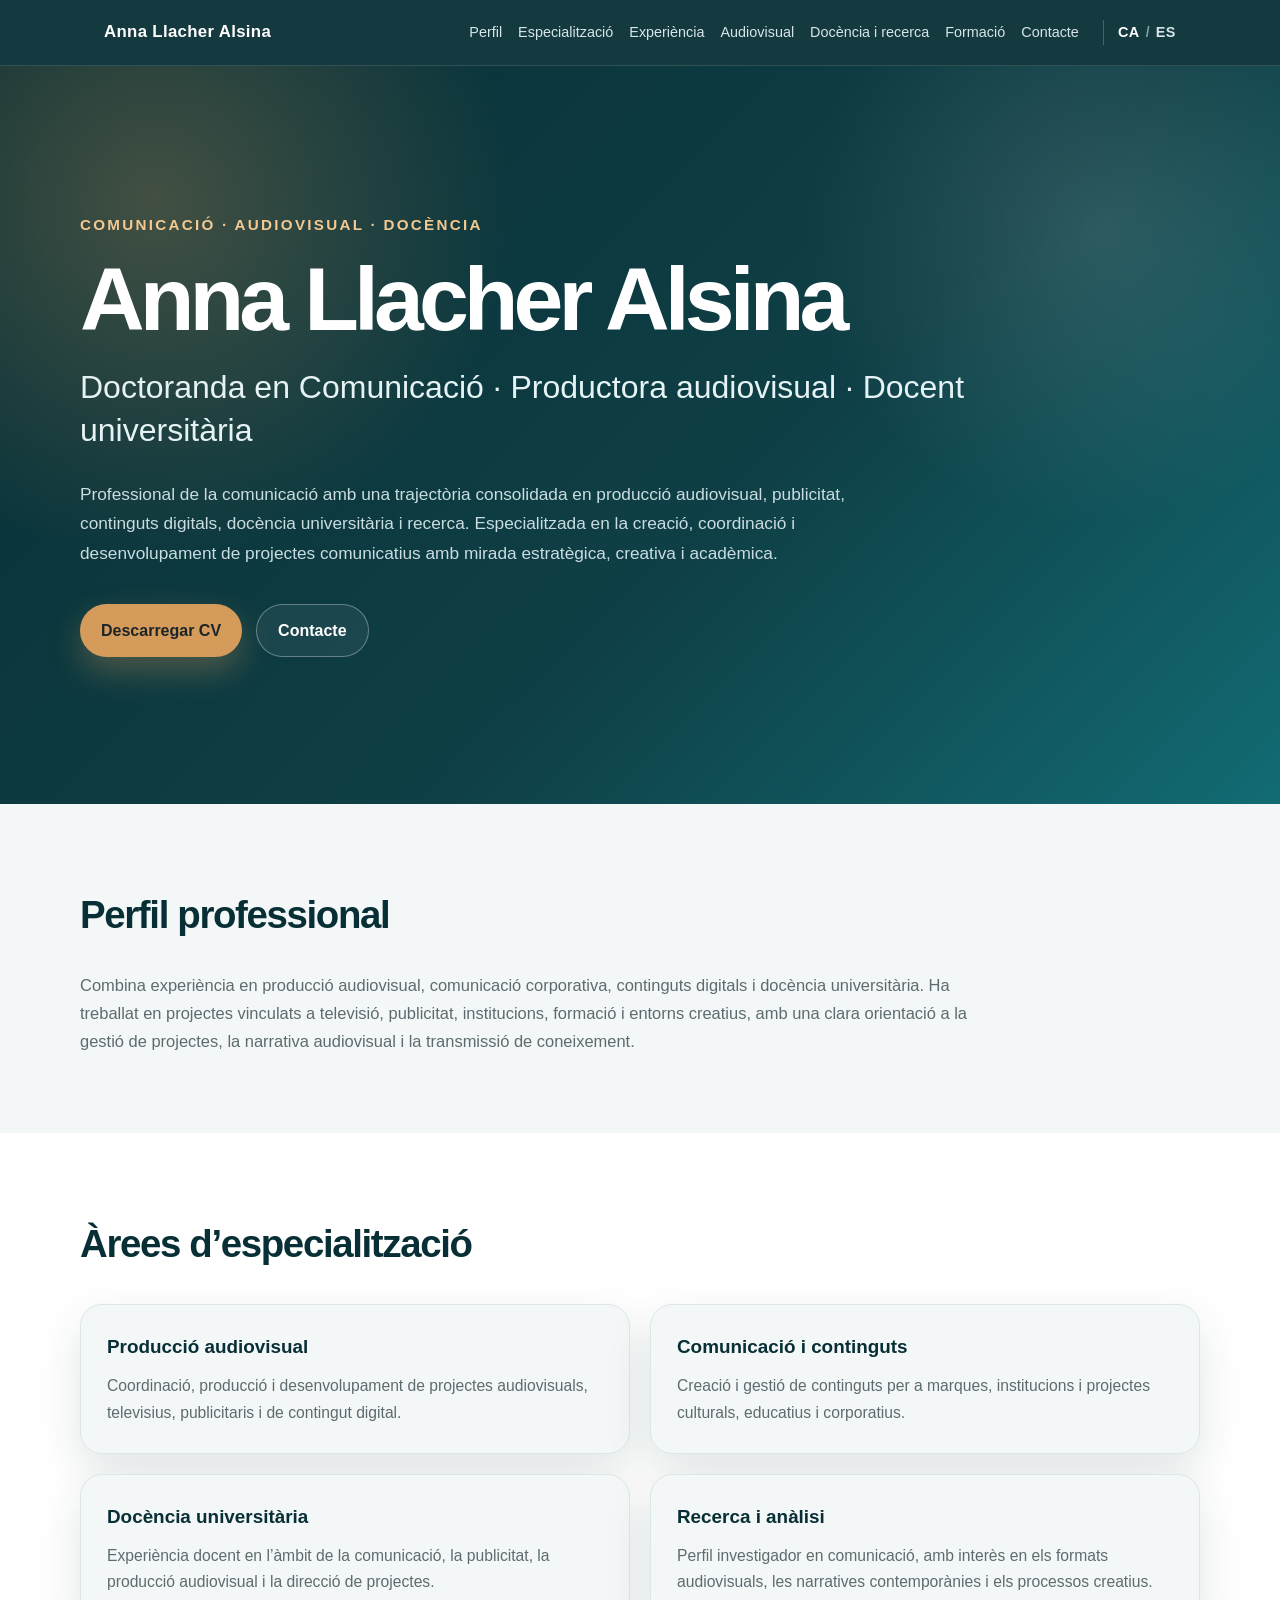
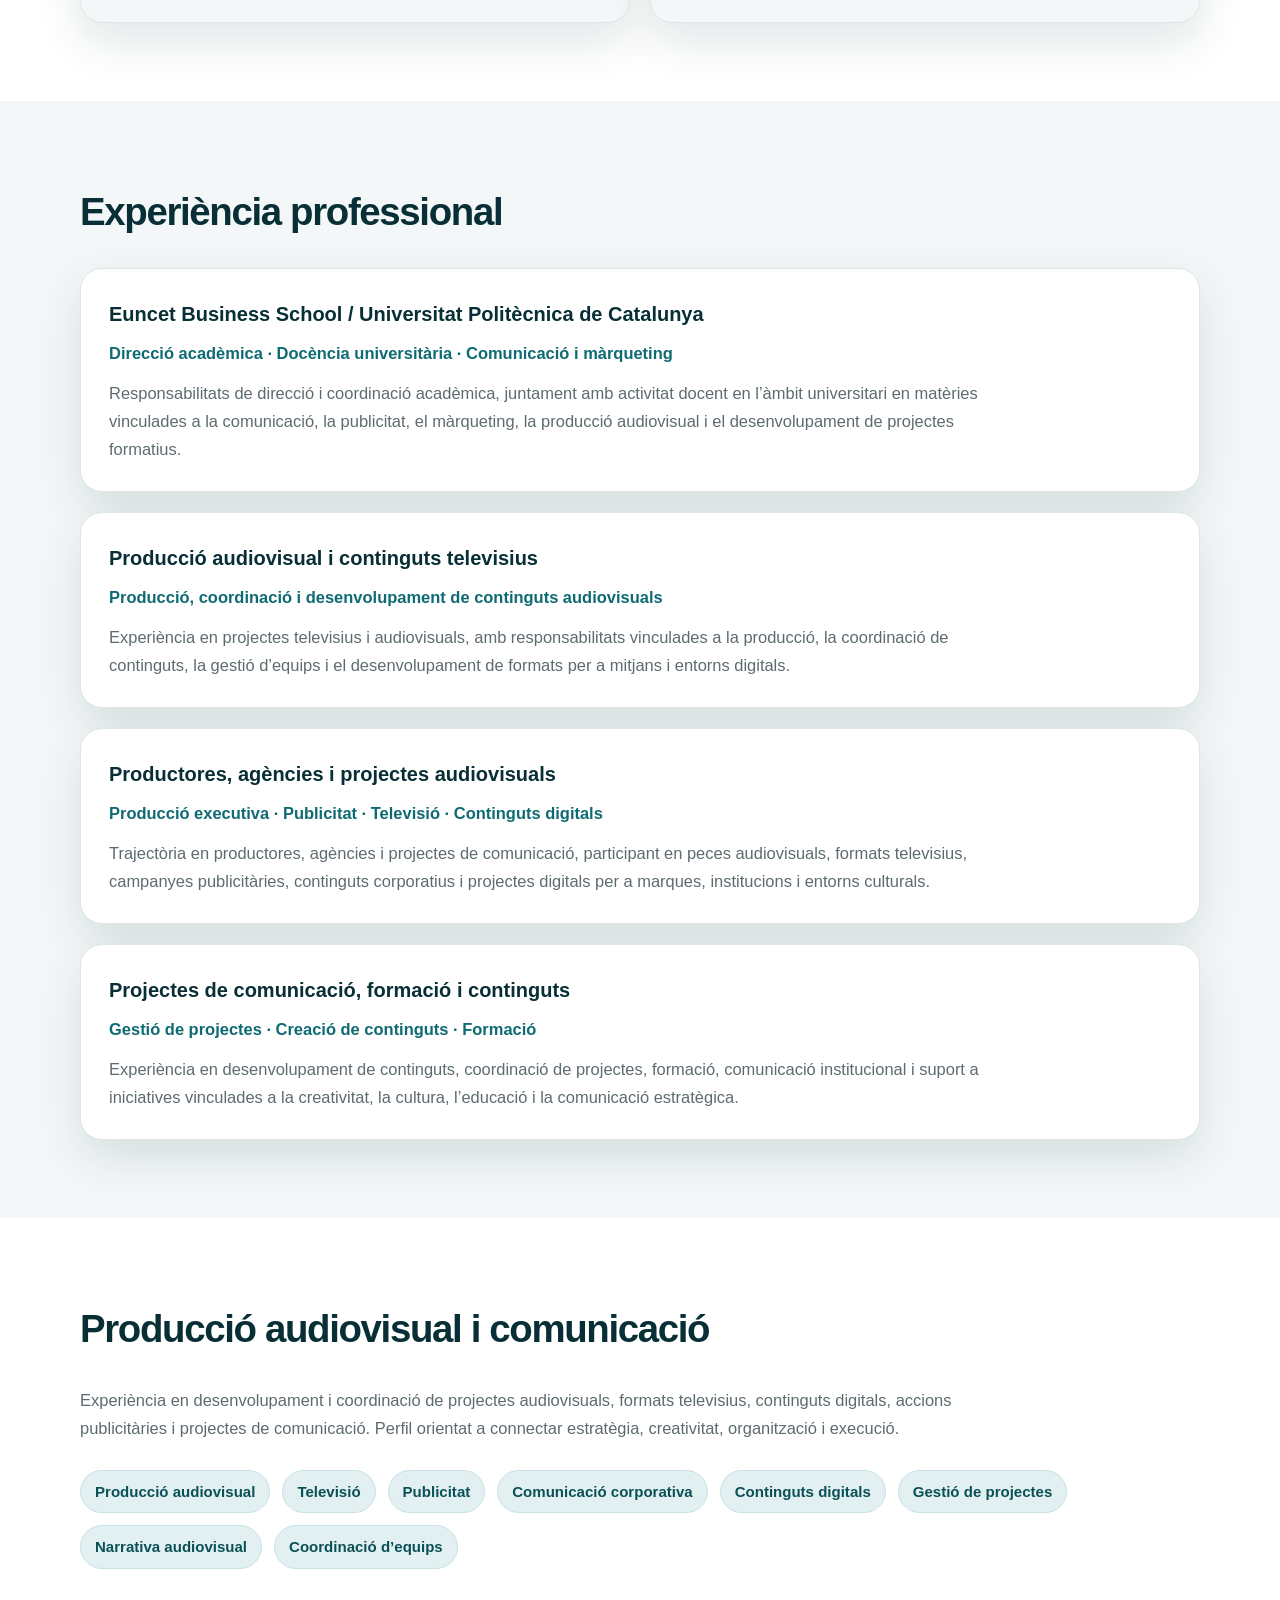
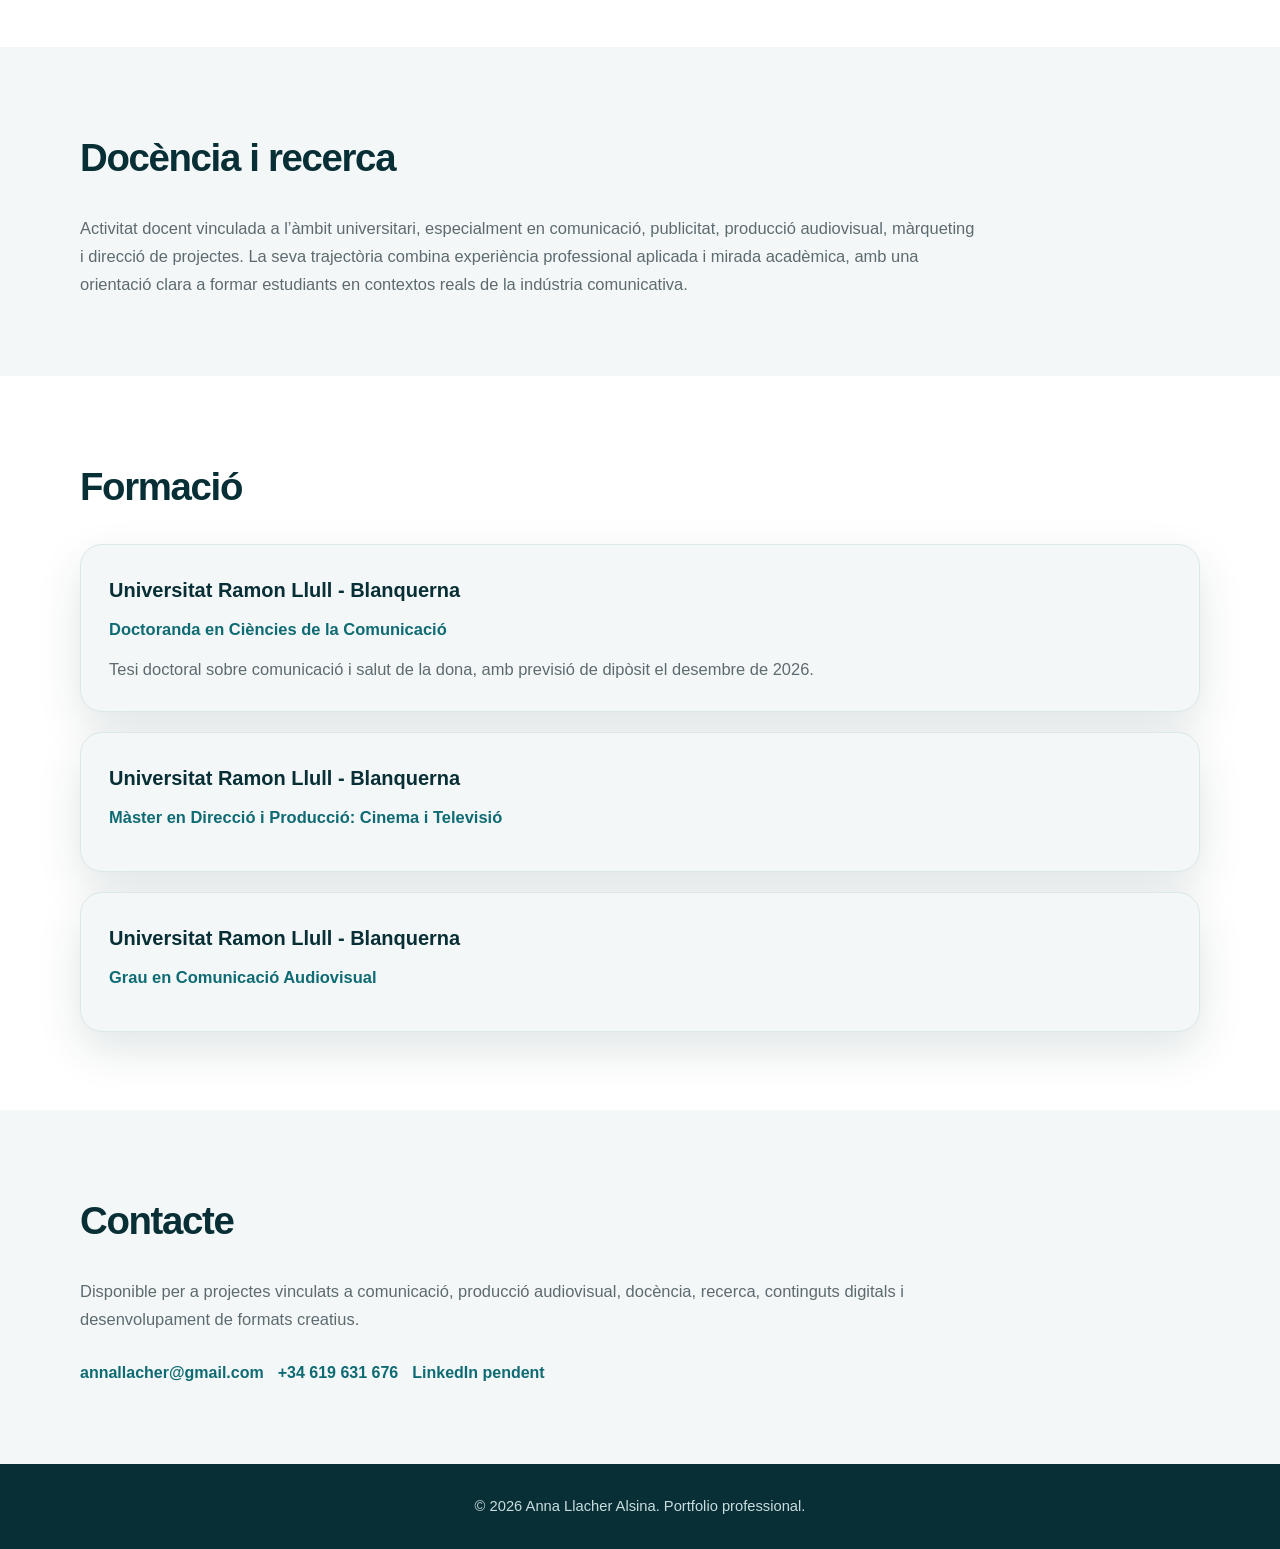
<file: index.html>
<!DOCTYPE html>
<html lang="ca">

<head>
    <meta charset="UTF-8" />
    <meta name="viewport" content="width=device-width, initial-scale=1.0" />

    <title>Anna Llacher Alsina | Comunicació, audiovisual i docència</title>

    <meta name="description"
        content="Portfolio professional d'Anna Llacher Alsina, doctoranda en Comunicació, productora audiovisual, docent universitària i professional de la comunicació." />

    <link rel="stylesheet" href="styles.css" />
</head>

<body>

    <header class="site-header">
        <nav class="navbar">
            <a class="brand" href="#inici">Anna Llacher Alsina</a>

            <div class="nav-links">
                <a href="#perfil">Perfil</a>
                <a href="#especialitzacio">Especialització</a>
                <a href="#experiencia">Experiència</a>
                <a href="#audiovisual">Audiovisual</a>
                <a href="#docencia">Docència i recerca</a>
                <a href="#formacio">Formació</a>
                <a href="#contacte">Contacte</a>

                <div class="language-switcher">
                    <a href="index.html" class="active">CA</a>
                    <span>/</span>
                    <a href="es.html">ES</a>
                </div>
            </div>
        </nav>
    </header>

    <main id="inici">
        <section class="hero">
            <div class="hero-content">
                <p class="eyebrow">Comunicació · Audiovisual · Docència</p>

                <h1>Anna Llacher Alsina</h1>

                <h2>Doctoranda en Comunicació · Productora audiovisual · Docent universitària</h2>

                <p class="hero-text">
                    Professional de la comunicació amb una trajectòria consolidada en producció audiovisual,
                    publicitat, continguts digitals, docència universitària i recerca. Especialitzada en la
                    creació, coordinació i desenvolupament de projectes comunicatius amb mirada estratègica,
                    creativa i acadèmica.
                </p>

                <div class="hero-actions">
                    <a class="btn btn-primary" href="assets/cv/Anna_Llacher_CV_Septiembre2025_CA.pdf" download>
                        Descarregar CV
                    </a>

                    <a class="btn btn-secondary" href="#contacte">
                        Contacte
                    </a>
                </div>
            </div>
        </section>

        <section id="perfil" class="section">
            <div class="container">
                <h2>Perfil professional</h2>

                <p>
                    Combina experiència en producció audiovisual, comunicació corporativa, continguts digitals
                    i docència universitària. Ha treballat en projectes vinculats a televisió, publicitat,
                    institucions, formació i entorns creatius, amb una clara orientació a la gestió de projectes,
                    la narrativa audiovisual i la transmissió de coneixement.
                </p>
            </div>
        </section>

        <section id="especialitzacio" class="section section-alt">
            <div class="container">
                <h2>Àrees d’especialització</h2>

                <div class="grid">
                    <article class="mini-card">
                        <h3>Producció audiovisual</h3>
                        <p>
                            Coordinació, producció i desenvolupament de projectes audiovisuals, televisius,
                            publicitaris i de contingut digital.
                        </p>
                    </article>

                    <article class="mini-card">
                        <h3>Comunicació i continguts</h3>
                        <p>
                            Creació i gestió de continguts per a marques, institucions i projectes culturals,
                            educatius i corporatius.
                        </p>
                    </article>

                    <article class="mini-card">
                        <h3>Docència universitària</h3>
                        <p>
                            Experiència docent en l’àmbit de la comunicació, la publicitat, la producció
                            audiovisual i la direcció de projectes.
                        </p>
                    </article>

                    <article class="mini-card">
                        <h3>Recerca i anàlisi</h3>
                        <p>
                            Perfil investigador en comunicació, amb interès en els formats audiovisuals,
                            les narratives contemporànies i els processos creatius.
                        </p>
                    </article>
                </div>
            </div>
        </section>

        <section id="experiencia" class="section">
            <div class="container">
                <h2>Experiència professional</h2>

                <article class="card">
                    <h3>Euncet Business School / Universitat Politècnica de Catalunya</h3>
                    <p class="card-subtitle">Direcció acadèmica · Docència universitària · Comunicació i màrqueting</p>

                    <p>
                        Responsabilitats de direcció i coordinació acadèmica, juntament amb activitat docent
                        en l’àmbit universitari en matèries vinculades a la comunicació, la publicitat,
                        el màrqueting, la producció audiovisual i el desenvolupament de projectes formatius.
                    </p>
                </article>

                <article class="card">
                    <h3>Producció audiovisual i continguts televisius</h3>
                    <p class="card-subtitle">Producció, coordinació i desenvolupament de continguts audiovisuals</p>

                    <p>
                        Experiència en projectes televisius i audiovisuals, amb responsabilitats vinculades a la
                        producció, la coordinació de continguts, la gestió d’equips i el desenvolupament de formats
                        per a mitjans i entorns digitals.
                    </p>
                </article>

                <article class="card">
                    <h3>Productores, agències i projectes audiovisuals</h3>
                    <p class="card-subtitle">Producció executiva · Publicitat · Televisió · Continguts digitals</p>

                    <p>
                        Trajectòria en productores, agències i projectes de comunicació, participant en peces
                        audiovisuals, formats televisius, campanyes publicitàries, continguts corporatius i projectes
                        digitals per a marques, institucions i entorns culturals.
                    </p>
                </article>

                <article class="card">
                    <h3>Projectes de comunicació, formació i continguts</h3>
                    <p class="card-subtitle">Gestió de projectes · Creació de continguts · Formació</p>

                    <p>
                        Experiència en desenvolupament de continguts, coordinació de projectes, formació,
                        comunicació institucional i suport a iniciatives vinculades a la creativitat, la cultura,
                        l’educació i la comunicació estratègica.
                    </p>
                </article>
            </div>
        </section>

        <section id="audiovisual" class="section section-alt">
            <div class="container">
                <h2>Producció audiovisual i comunicació</h2>

                <p>
                    Experiència en desenvolupament i coordinació de projectes audiovisuals, formats televisius,
                    continguts digitals, accions publicitàries i projectes de comunicació. Perfil orientat a
                    connectar estratègia, creativitat, organització i execució.
                </p>

                <div class="tags">
                    <span>Producció audiovisual</span>
                    <span>Televisió</span>
                    <span>Publicitat</span>
                    <span>Comunicació corporativa</span>
                    <span>Continguts digitals</span>
                    <span>Gestió de projectes</span>
                    <span>Narrativa audiovisual</span>
                    <span>Coordinació d’equips</span>
                </div>
            </div>
        </section>

        <section id="docencia" class="section">
            <div class="container">
                <h2>Docència i recerca</h2>

                <p>
                    Activitat docent vinculada a l’àmbit universitari, especialment en comunicació,
                    publicitat, producció audiovisual, màrqueting i direcció de projectes. La seva
                    trajectòria combina experiència professional aplicada i mirada acadèmica, amb una
                    orientació clara a formar estudiants en contextos reals de la indústria comunicativa.
                </p>
            </div>
        </section>

        <section id="formacio" class="section section-alt">
            <div class="container">
                <h2>Formació</h2>

                <article class="card">
                    <h3>Universitat Ramon Llull - Blanquerna</h3>
                    <p class="card-subtitle">Doctoranda en Ciències de la Comunicació</p>
                    <p>
                        Tesi doctoral sobre comunicació i salut de la dona, amb previsió de dipòsit
                        el desembre de 2026.
                    </p>
                </article>

                <article class="card">
                    <h3>Universitat Ramon Llull - Blanquerna</h3>
                    <p class="card-subtitle">Màster en Direcció i Producció: Cinema i Televisió</p>
                </article>

                <article class="card">
                    <h3>Universitat Ramon Llull - Blanquerna</h3>
                    <p class="card-subtitle">Grau en Comunicació Audiovisual</p>
                </article>
            </div>
        </section>

        <section id="contacte" class="section">
            <div class="container">
                <h2>Contacte</h2>

                <p>
                    Disponible per a projectes vinculats a comunicació, producció audiovisual, docència,
                    recerca, continguts digitals i desenvolupament de formats creatius.
                </p>

                <div class="contact-links">
                    <a href="mailto:annallacher@gmail.com">annallacher@gmail.com</a>
                    <a href="tel:+34619631676">+34 619 631 676</a>
                    <a href="#">LinkedIn pendent</a>
                </div>
            </div>
        </section>
    </main>

    <footer class="site-footer">
        <p>© <span id="current-year"></span> Anna Llacher Alsina. Portfolio professional.</p>
    </footer>

    <script src="script.js"></script>
</body>

</html>
</file>
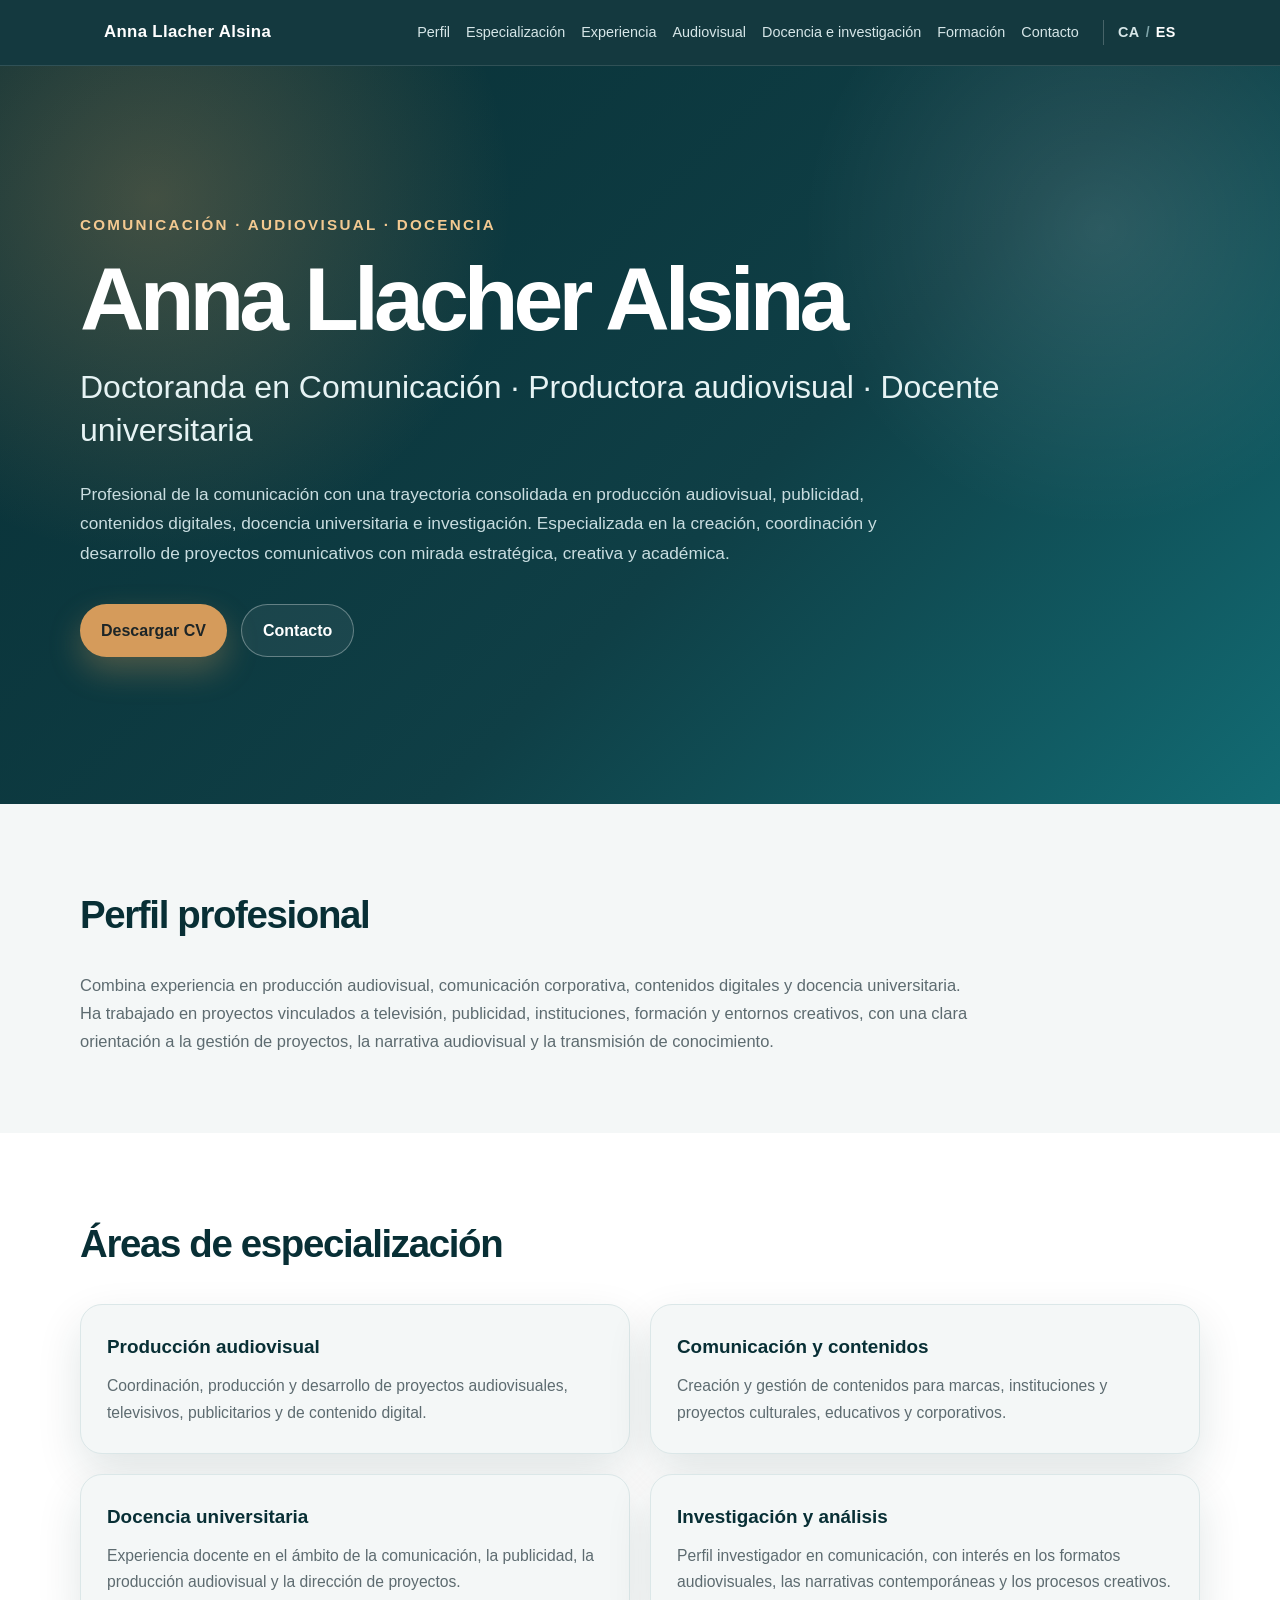
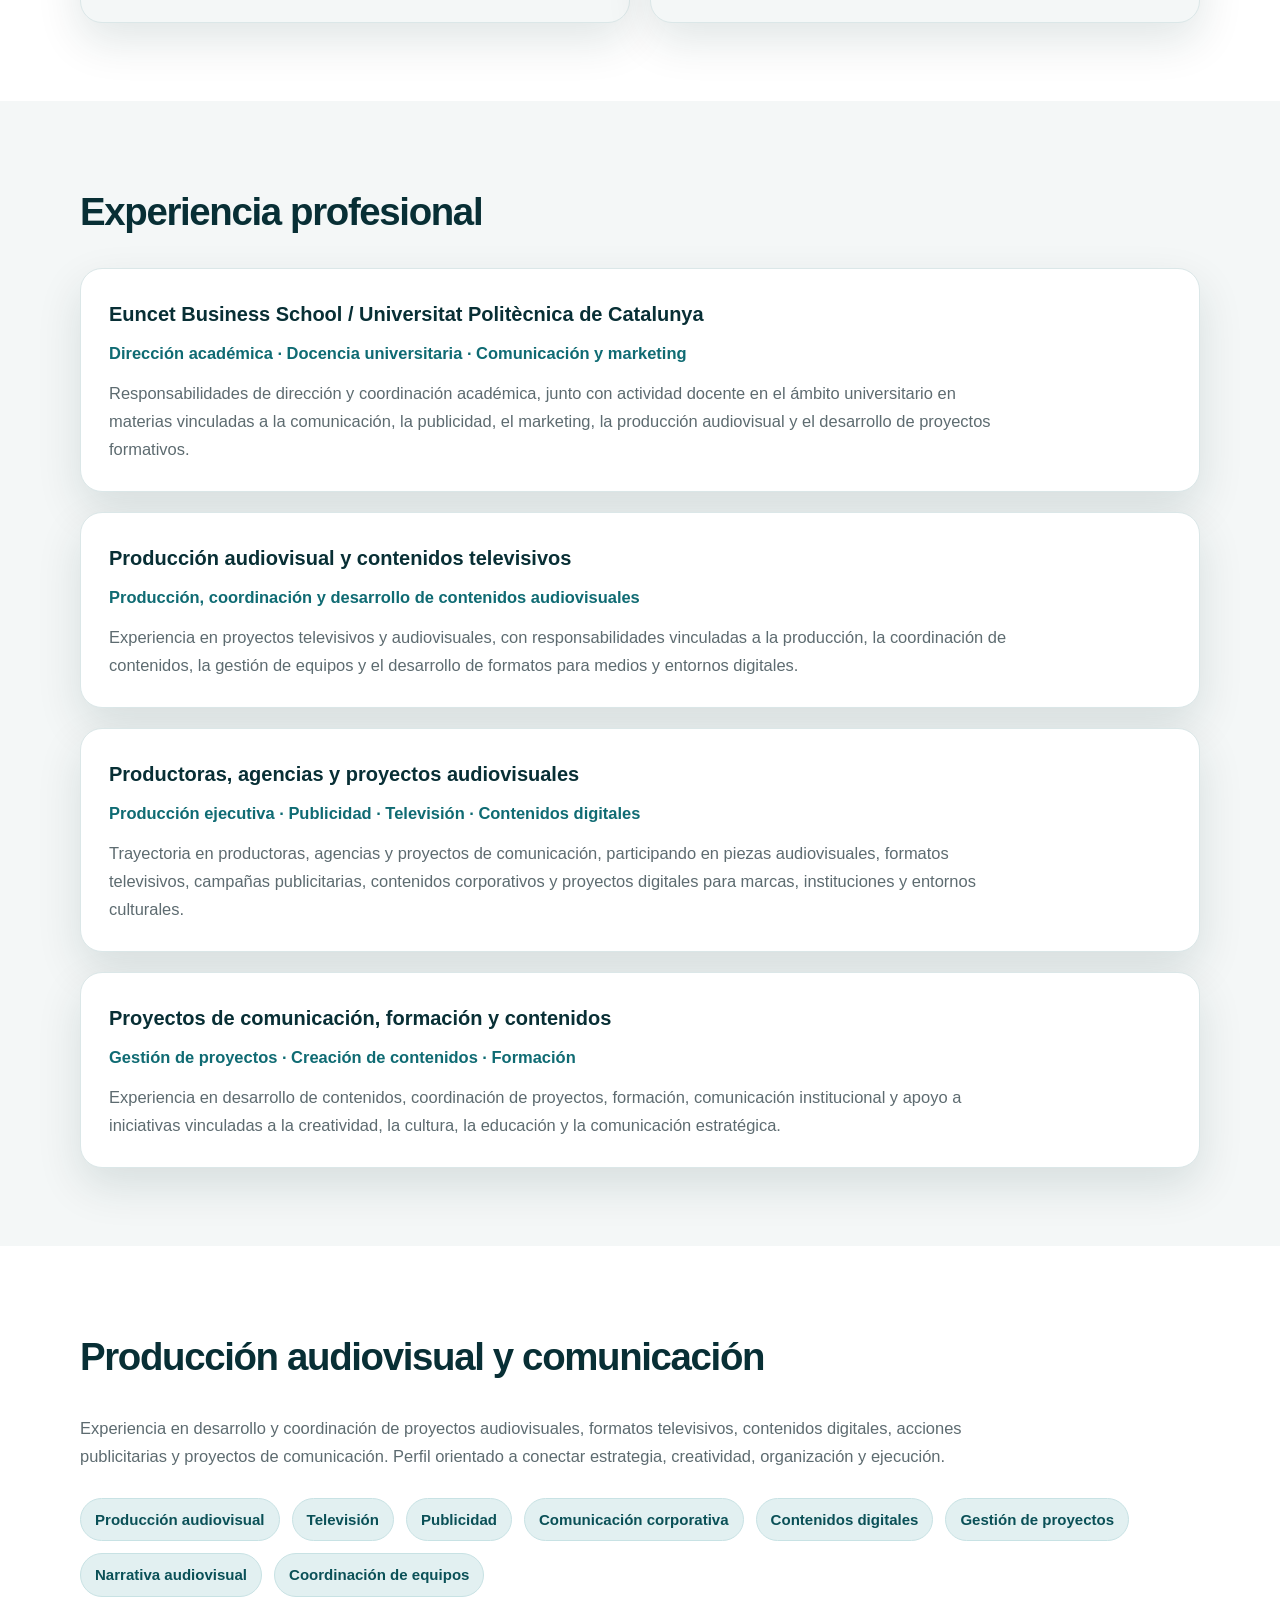
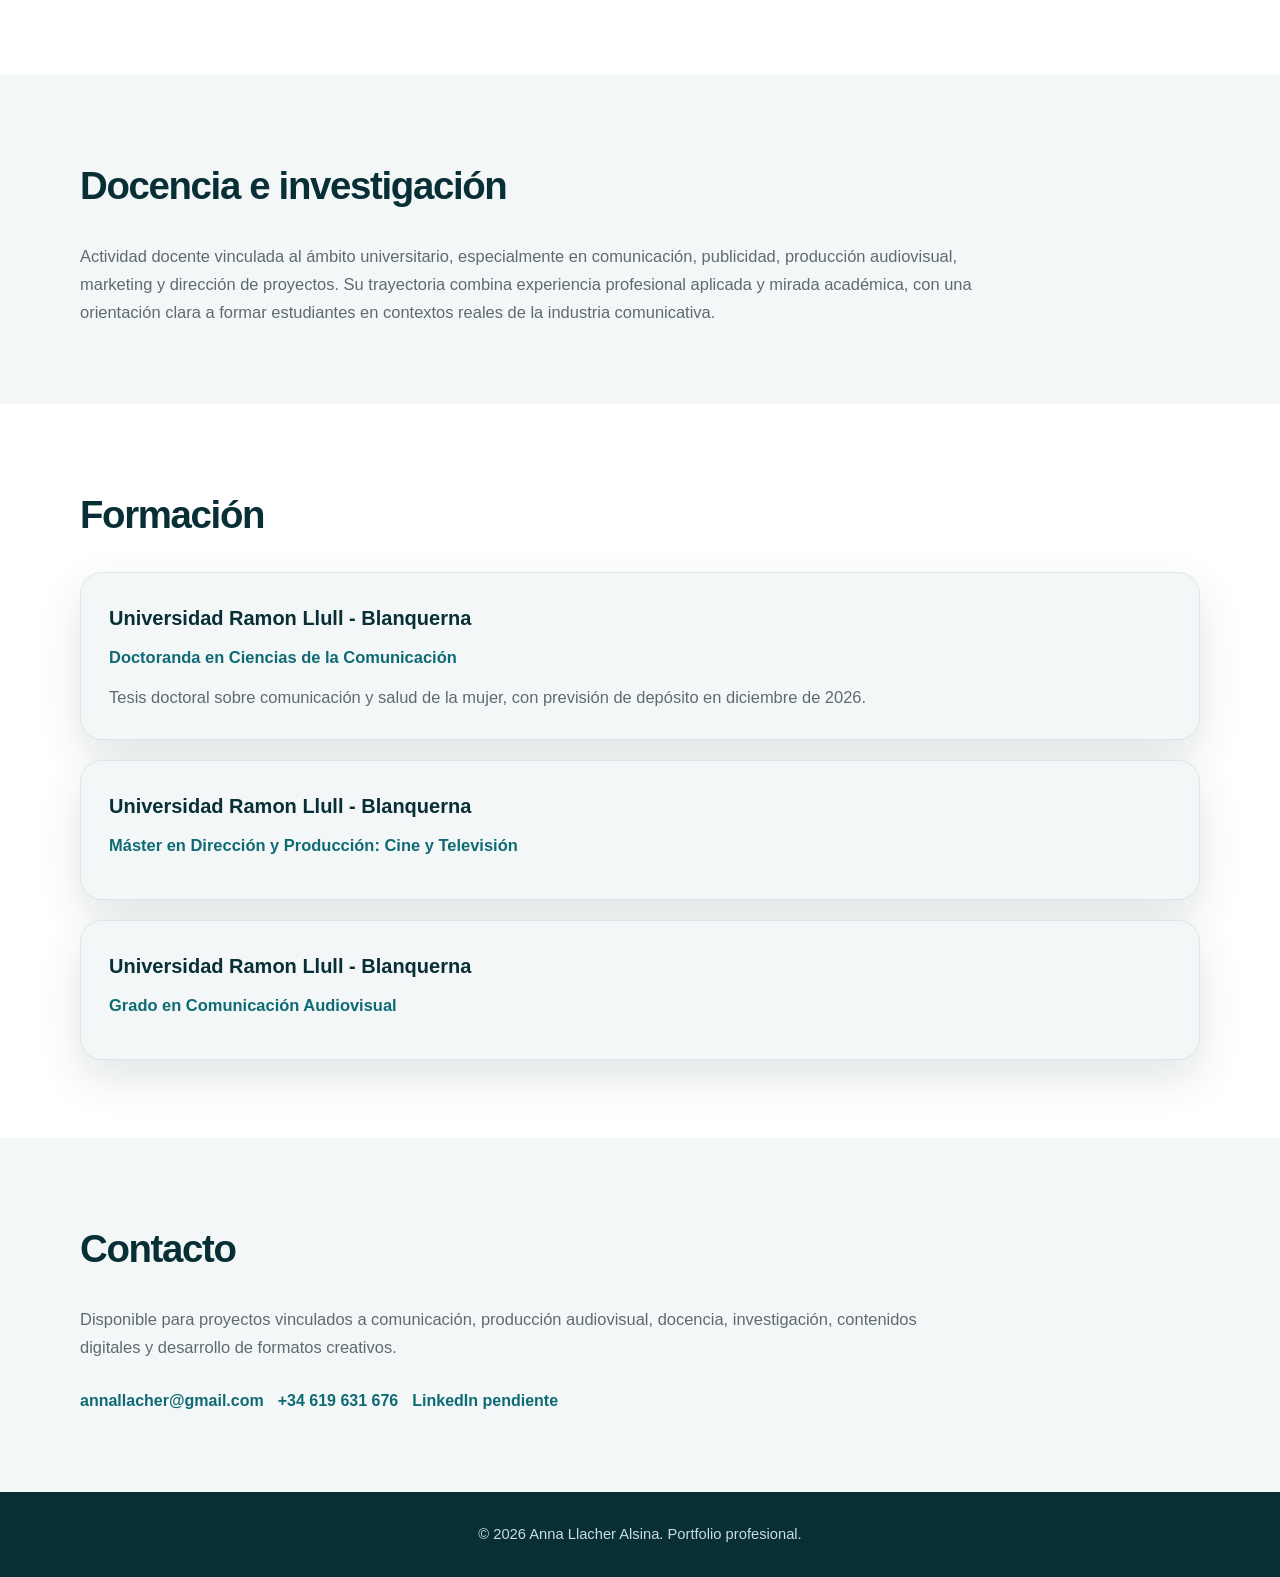
<file: es.html>
<!DOCTYPE html>
<html lang="es">

<head>
    <meta charset="UTF-8" />
    <meta name="viewport" content="width=device-width, initial-scale=1.0" />

    <title>Anna Llacher Alsina | Comunicación, audiovisual y docencia</title>

    <meta name="description"
        content="Portfolio profesional de Anna Llacher Alsina, doctoranda en Comunicación, productora audiovisual, docente universitaria y profesional de la comunicación." />

    <link rel="stylesheet" href="styles.css" />
</head>

<body>

    <header class="site-header">
        <nav class="navbar">
            <a class="brand" href="#inicio">Anna Llacher Alsina</a>

            <div class="nav-links">
                <a href="#perfil">Perfil</a>
                <a href="#especializacion">Especialización</a>
                <a href="#experiencia">Experiencia</a>
                <a href="#audiovisual">Audiovisual</a>
                <a href="#docencia">Docencia e investigación</a>
                <a href="#formacion">Formación</a>
                <a href="#contacto">Contacto</a>

                <div class="language-switcher">
                    <a href="index.html">CA</a>
                    <span>/</span>
                    <a href="es.html" class="active">ES</a>
                </div>
            </div>
        </nav>
    </header>

    <main id="inicio">
        <section class="hero">
            <div class="hero-content">
                <p class="eyebrow">Comunicación · Audiovisual · Docencia</p>

                <h1>Anna Llacher Alsina</h1>

                <h2>Doctoranda en Comunicación · Productora audiovisual · Docente universitaria</h2>

                <p class="hero-text">
                    Profesional de la comunicación con una trayectoria consolidada en producción audiovisual,
                    publicidad, contenidos digitales, docencia universitaria e investigación. Especializada en la
                    creación, coordinación y desarrollo de proyectos comunicativos con mirada estratégica,
                    creativa y académica.
                </p>

                <div class="hero-actions">
                    <a class="btn btn-primary" href="assets/cv/Anna_Llacher_CV_Septiembre2025_ES.pdf" download>
                        Descargar CV
                    </a>

                    <a class="btn btn-secondary" href="#contacto">
                        Contacto
                    </a>
                </div>
            </div>
        </section>

        <section id="perfil" class="section">
            <div class="container">
                <h2>Perfil profesional</h2>

                <p>
                    Combina experiencia en producción audiovisual, comunicación corporativa, contenidos digitales
                    y docencia universitaria. Ha trabajado en proyectos vinculados a televisión, publicidad,
                    instituciones, formación y entornos creativos, con una clara orientación a la gestión de proyectos,
                    la narrativa audiovisual y la transmisión de conocimiento.
                </p>
            </div>
        </section>

        <section id="especializacion" class="section section-alt">
            <div class="container">
                <h2>Áreas de especialización</h2>

                <div class="grid">
                    <article class="mini-card">
                        <h3>Producción audiovisual</h3>
                        <p>
                            Coordinación, producción y desarrollo de proyectos audiovisuales, televisivos,
                            publicitarios y de contenido digital.
                        </p>
                    </article>

                    <article class="mini-card">
                        <h3>Comunicación y contenidos</h3>
                        <p>
                            Creación y gestión de contenidos para marcas, instituciones y proyectos culturales,
                            educativos y corporativos.
                        </p>
                    </article>

                    <article class="mini-card">
                        <h3>Docencia universitaria</h3>
                        <p>
                            Experiencia docente en el ámbito de la comunicación, la publicidad, la producción
                            audiovisual y la dirección de proyectos.
                        </p>
                    </article>

                    <article class="mini-card">
                        <h3>Investigación y análisis</h3>
                        <p>
                            Perfil investigador en comunicación, con interés en los formatos audiovisuales,
                            las narrativas contemporáneas y los procesos creativos.
                        </p>
                    </article>
                </div>
            </div>
        </section>

        <section id="experiencia" class="section">
            <div class="container">
                <h2>Experiencia profesional</h2>

                <article class="card">
                    <h3>Euncet Business School / Universitat Politècnica de Catalunya</h3>
                    <p class="card-subtitle">Dirección académica · Docencia universitaria · Comunicación y marketing</p>

                    <p>
                        Responsabilidades de dirección y coordinación académica, junto con actividad docente
                        en el ámbito universitario en materias vinculadas a la comunicación, la publicidad,
                        el marketing, la producción audiovisual y el desarrollo de proyectos formativos.
                    </p>
                </article>

                <article class="card">
                    <h3>Producción audiovisual y contenidos televisivos</h3>
                    <p class="card-subtitle">Producción, coordinación y desarrollo de contenidos audiovisuales</p>

                    <p>
                        Experiencia en proyectos televisivos y audiovisuales, con responsabilidades vinculadas a la
                        producción, la coordinación de contenidos, la gestión de equipos y el desarrollo de formatos
                        para medios y entornos digitales.
                    </p>
                </article>

                <article class="card">
                    <h3>Productoras, agencias y proyectos audiovisuales</h3>
                    <p class="card-subtitle">Producción ejecutiva · Publicidad · Televisión · Contenidos digitales</p>

                    <p>
                        Trayectoria en productoras, agencias y proyectos de comunicación, participando en piezas
                        audiovisuales, formatos televisivos, campañas publicitarias, contenidos corporativos y proyectos
                        digitales para marcas, instituciones y entornos culturales.
                    </p>
                </article>

                <article class="card">
                    <h3>Proyectos de comunicación, formación y contenidos</h3>
                    <p class="card-subtitle">Gestión de proyectos · Creación de contenidos · Formación</p>

                    <p>
                        Experiencia en desarrollo de contenidos, coordinación de proyectos, formación,
                        comunicación institucional y apoyo a iniciativas vinculadas a la creatividad, la cultura,
                        la educación y la comunicación estratégica.
                    </p>
                </article>
            </div>
        </section>

        <section id="audiovisual" class="section section-alt">
            <div class="container">
                <h2>Producción audiovisual y comunicación</h2>

                <p>
                    Experiencia en desarrollo y coordinación de proyectos audiovisuales, formatos televisivos,
                    contenidos digitales, acciones publicitarias y proyectos de comunicación. Perfil orientado a
                    conectar estrategia, creatividad, organización y ejecución.
                </p>

                <div class="tags">
                    <span>Producción audiovisual</span>
                    <span>Televisión</span>
                    <span>Publicidad</span>
                    <span>Comunicación corporativa</span>
                    <span>Contenidos digitales</span>
                    <span>Gestión de proyectos</span>
                    <span>Narrativa audiovisual</span>
                    <span>Coordinación de equipos</span>
                </div>
            </div>
        </section>

        <section id="docencia" class="section">
            <div class="container">
                <h2>Docencia e investigación</h2>

                <p>
                    Actividad docente vinculada al ámbito universitario, especialmente en comunicación,
                    publicidad, producción audiovisual, marketing y dirección de proyectos. Su trayectoria
                    combina experiencia profesional aplicada y mirada académica, con una orientación clara
                    a formar estudiantes en contextos reales de la industria comunicativa.
                </p>
            </div>
        </section>

        <section id="formacion" class="section section-alt">
            <div class="container">
                <h2>Formación</h2>

                <article class="card">
                    <h3>Universidad Ramon Llull - Blanquerna</h3>
                    <p class="card-subtitle">Doctoranda en Ciencias de la Comunicación</p>
                    <p>
                        Tesis doctoral sobre comunicación y salud de la mujer, con previsión de depósito
                        en diciembre de 2026.
                    </p>
                </article>

                <article class="card">
                    <h3>Universidad Ramon Llull - Blanquerna</h3>
                    <p class="card-subtitle">Máster en Dirección y Producción: Cine y Televisión</p>
                </article>

                <article class="card">
                    <h3>Universidad Ramon Llull - Blanquerna</h3>
                    <p class="card-subtitle">Grado en Comunicación Audiovisual</p>
                </article>
            </div>
        </section>

        <section id="contacto" class="section">
            <div class="container">
                <h2>Contacto</h2>

                <p>
                    Disponible para proyectos vinculados a comunicación, producción audiovisual, docencia,
                    investigación, contenidos digitales y desarrollo de formatos creativos.
                </p>

                <div class="contact-links">
                    <a href="mailto:annallacher@gmail.com">annallacher@gmail.com</a>
                    <a href="tel:+34619631676">+34 619 631 676</a>
                    <a href="#">LinkedIn pendiente</a>
                </div>
            </div>
        </section>
    </main>

    <footer class="site-footer">
        <p>© <span id="current-year"></span> Anna Llacher Alsina. Portfolio profesional.</p>
    </footer>

    <script src="script.js"></script>
</body>

</html>
</file>
<file: styles.css>
/* =========================================================
   Portfolio Anna Llacher Alsina
   Estils principals
   ========================================================= */

/* Reset bàsic */
* {
  box-sizing: border-box;
  margin: 0;
  padding: 0;
}

/* Variables generals */
:root {
  --color-bg: #0f3f46;
  --color-bg-dark: #082f35;
  --color-bg-soft: #f4f7f7;
  --color-surface: #ffffff;
  --color-surface-alt: #eef5f5;
  --color-text: #172326;
  --color-text-muted: #5d6b70;
  --color-primary: #0f6b73;
  --color-primary-dark: #0a5057;
  --color-accent: #d59b5b;
  --color-border: #dbe7e8;
  --color-white: #ffffff;

  --max-width: 1120px;
  --radius-lg: 22px;
  --radius-md: 14px;
  --shadow-soft: 0 18px 45px rgba(8, 47, 53, 0.12);
}

/* Navegació suau per ancles */
html {
  scroll-behavior: smooth;
}

/* Estil general */
body {
  font-family: Arial, Helvetica, sans-serif;
  background: var(--color-bg-soft);
  color: var(--color-text);
  line-height: 1.7;
}

/* =========================================================
   Header i navegació
   ========================================================= */

.site-header {
  position: sticky;
  top: 0;
  z-index: 20;
  background: rgba(8, 47, 53, 0.95);
  backdrop-filter: blur(12px);
  border-bottom: 1px solid rgba(255, 255, 255, 0.12);
}

.navbar {
  max-width: var(--max-width);
  margin: 0 auto;
  padding: 18px 24px;
  display: flex;
  align-items: center;
  justify-content: space-between;
  gap: 24px;
}

.brand {
  color: var(--color-white);
  text-decoration: none;
  font-size: 1.05rem;
  font-weight: 700;
  letter-spacing: 0.02em;
  white-space: nowrap;
}

.nav-links {
  display: flex;
  align-items: center;
  gap: 16px;
  flex-wrap: wrap;
}

.nav-links a {
  color: #d6e6e8;
  text-decoration: none;
  font-size: 0.9rem;
  transition: color 0.2s ease;
}

.nav-links a:hover {
  color: var(--color-white);
}

/* Selector d’idioma */
.language-switcher {
  display: inline-flex;
  align-items: center;
  gap: 6px;
  margin-left: 8px;
  padding-left: 14px;
  border-left: 1px solid rgba(255, 255, 255, 0.22);
  color: #a9c7cb;
  font-size: 0.86rem;
  font-weight: 700;
}

.language-switcher a {
  color: #d6e6e8;
  text-decoration: none;
  letter-spacing: 0.04em;
}

.language-switcher a.active {
  color: var(--color-white);
}

.language-switcher span {
  color: #7fa5aa;
}

/* =========================================================
   Hero principal
   ========================================================= */

.hero {
  min-height: 82vh;
  display: flex;
  align-items: center;
  padding: 92px 24px;
  color: var(--color-white);
  background:
    radial-gradient(circle at 12% 18%, rgba(213, 155, 91, 0.28), transparent 28%),
    radial-gradient(circle at 86% 22%, rgba(255, 255, 255, 0.12), transparent 24%),
    linear-gradient(135deg, var(--color-bg-dark) 0%, var(--color-bg) 58%, #126b73 100%);
}

.hero-content {
  width: 100%;
  max-width: var(--max-width);
  margin: 0 auto;
}

.eyebrow {
  color: #f3c991;
  font-size: 0.95rem;
  font-weight: 700;
  letter-spacing: 0.15em;
  text-transform: uppercase;
  margin-bottom: 18px;
}

.hero h1 {
  max-width: 900px;
  font-size: clamp(3rem, 7vw, 5.9rem);
  line-height: 0.98;
  letter-spacing: -0.055em;
  margin-bottom: 22px;
}

.hero h2 {
  max-width: 940px;
  color: #e6f3f4;
  font-size: clamp(1.25rem, 2.5vw, 2rem);
  font-weight: 500;
  line-height: 1.35;
  margin-bottom: 28px;
}

.hero-text {
  max-width: 820px;
  color: #c9dde0;
  font-size: 1.08rem;
  margin-bottom: 36px;
}

/* Botons */
.hero-actions {
  display: flex;
  gap: 14px;
  flex-wrap: wrap;
}

.btn {
  display: inline-flex;
  align-items: center;
  justify-content: center;
  min-height: 46px;
  padding: 12px 21px;
  border-radius: 999px;
  font-weight: 700;
  text-decoration: none;
  transition:
    transform 0.18s ease,
    box-shadow 0.18s ease,
    background 0.18s ease,
    border-color 0.18s ease;
}

.btn:hover {
  transform: translateY(-2px);
}

.btn-primary {
  background: var(--color-accent);
  color: #1d2527;
  box-shadow: 0 14px 32px rgba(213, 155, 91, 0.32);
}

.btn-primary:hover {
  background: #e0a968;
}

.btn-secondary {
  color: var(--color-white);
  border: 1px solid rgba(255, 255, 255, 0.32);
  background: rgba(255, 255, 255, 0.06);
}

.btn-secondary:hover {
  background: rgba(255, 255, 255, 0.13);
}

/* =========================================================
   Seccions generals
   ========================================================= */

.section {
  padding: 78px 24px;
  background: var(--color-bg-soft);
}

.section-alt {
  background: var(--color-surface);
}

.container {
  max-width: var(--max-width);
  margin: 0 auto;
}

.section h2 {
  color: var(--color-bg-dark);
  font-size: clamp(1.85rem, 3vw, 2.55rem);
  letter-spacing: -0.035em;
  margin-bottom: 24px;
}

.section p {
  max-width: 900px;
  color: var(--color-text-muted);
  font-size: 1.03rem;
}

/* =========================================================
   Targetes
   ========================================================= */

.card {
  background: var(--color-surface);
  border: 1px solid var(--color-border);
  border-radius: var(--radius-lg);
  padding: 28px;
  margin-top: 20px;
  box-shadow: var(--shadow-soft);
}

.section-alt .card {
  background: var(--color-bg-soft);
}

.card h3 {
  color: var(--color-bg-dark);
  font-size: 1.25rem;
  margin-bottom: 8px;
}

.card-subtitle {
  color: var(--color-primary) !important;
  font-weight: 700;
  margin-bottom: 12px;
}

/* =========================================================
   Grid d’especialització
   ========================================================= */

.grid {
  display: grid;
  grid-template-columns: repeat(2, minmax(0, 1fr));
  gap: 20px;
  margin-top: 28px;
}

.mini-card {
  background: var(--color-bg-soft);
  border: 1px solid var(--color-border);
  border-radius: var(--radius-lg);
  padding: 26px;
  box-shadow: var(--shadow-soft);
}

.mini-card h3 {
  color: var(--color-bg-dark);
  font-size: 1.18rem;
  margin-bottom: 10px;
}

.mini-card p {
  color: var(--color-text-muted);
  font-size: 0.98rem;
}

/* =========================================================
   Tags
   ========================================================= */

.tags {
  display: flex;
  flex-wrap: wrap;
  gap: 12px;
  margin-top: 28px;
}

.tags span {
  display: inline-flex;
  align-items: center;
  min-height: 38px;
  padding: 8px 14px;
  border-radius: 999px;
  background: #e2f0f1;
  color: var(--color-primary-dark);
  border: 1px solid #c8e2e4;
  font-weight: 700;
  font-size: 0.94rem;
}

/* =========================================================
   Contacte
   ========================================================= */

.contact-links {
  display: flex;
  flex-wrap: wrap;
  gap: 14px;
  margin-top: 26px;
}

.contact-links a {
  color: var(--color-primary);
  font-weight: 700;
  text-decoration: none;
}

.contact-links a:hover {
  text-decoration: underline;
}

/* =========================================================
   Footer
   ========================================================= */

.site-footer {
  background: var(--color-bg-dark);
  color: #c9dde0;
  text-align: center;
  padding: 30px 24px;
}

.site-footer p {
  font-size: 0.92rem;
}

/* =========================================================
   Responsive
   ========================================================= */

@media (max-width: 900px) {
  .navbar {
    align-items: flex-start;
    flex-direction: column;
  }

  .nav-links {
    gap: 12px;
  }

  .language-switcher {
    margin-left: 0;
    padding-left: 0;
    border-left: none;
  }
}

@media (max-width: 760px) {
  .hero {
    min-height: auto;
    padding: 74px 22px;
  }

  .section {
    padding: 60px 22px;
  }

  .grid {
    grid-template-columns: 1fr;
  }

  .card,
  .mini-card {
    padding: 22px;
  }

  .hero h1 {
    letter-spacing: -0.04em;
  }
}
</file>
